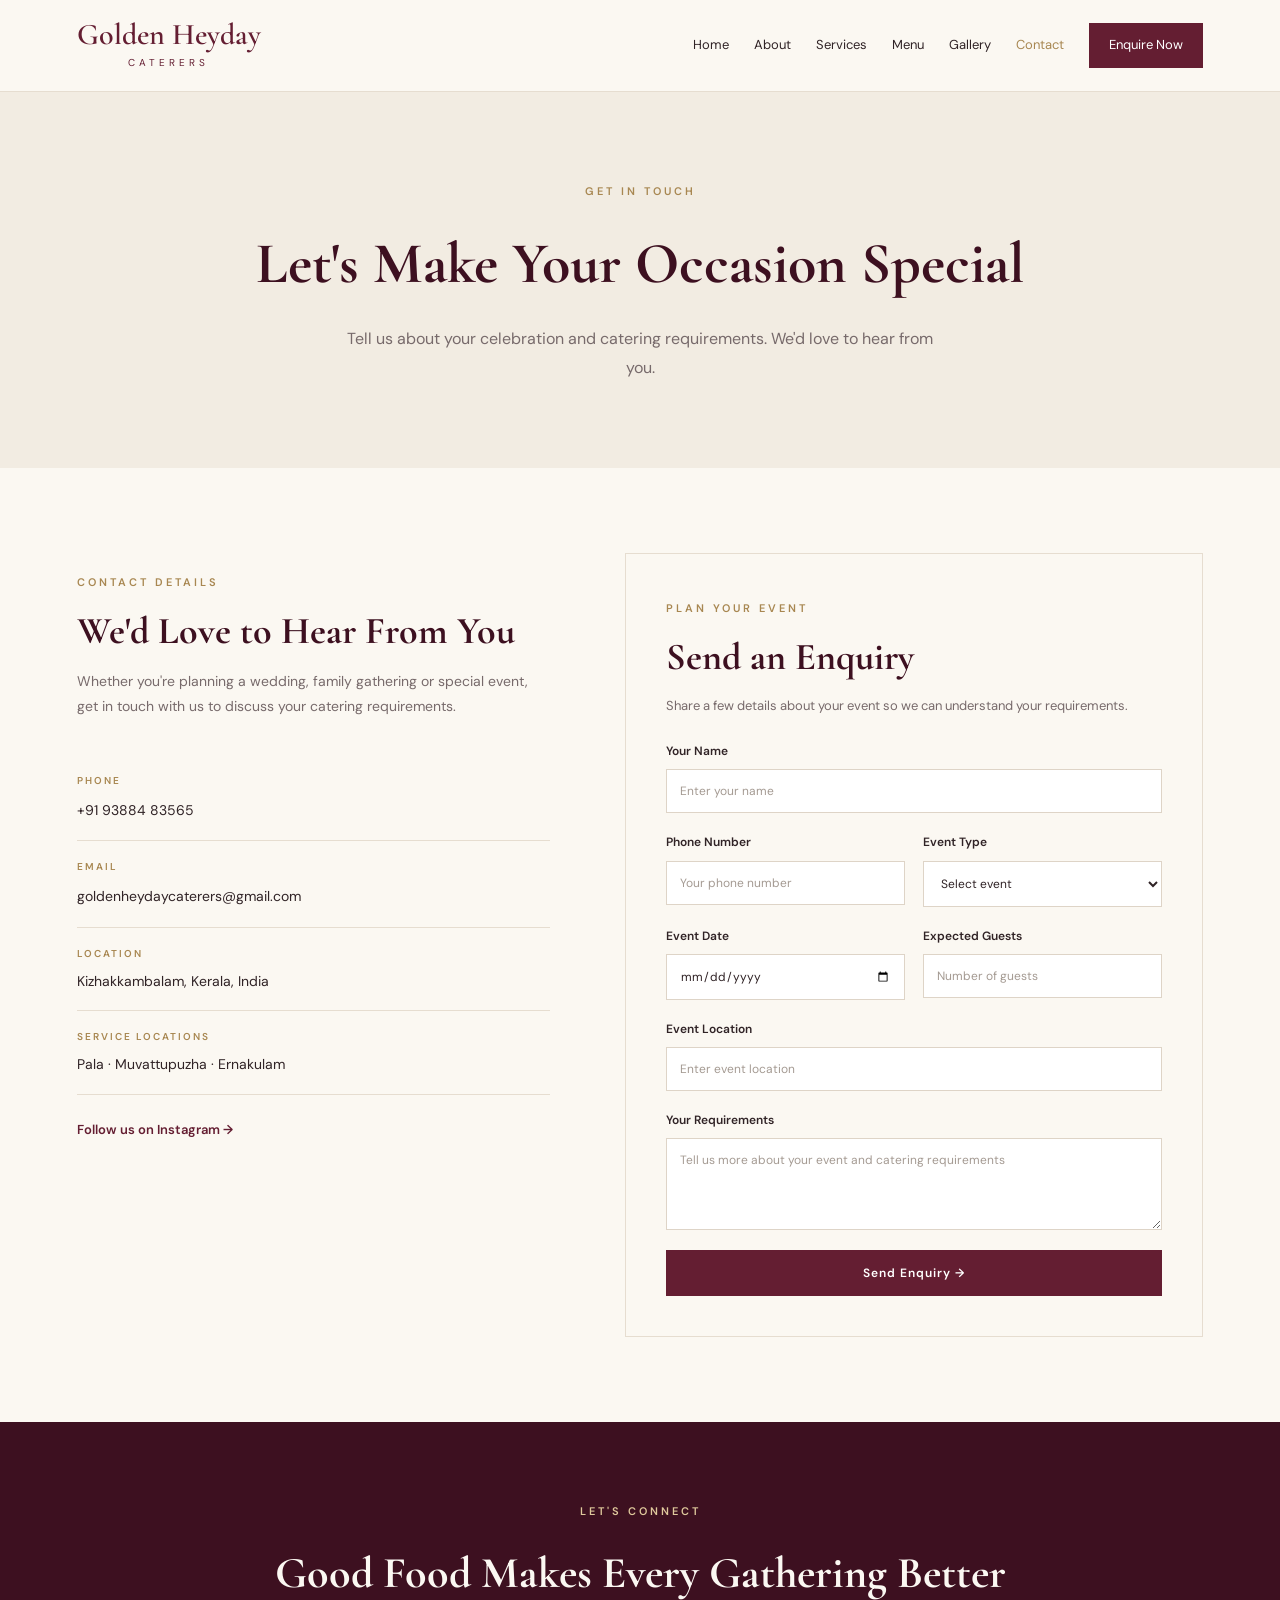
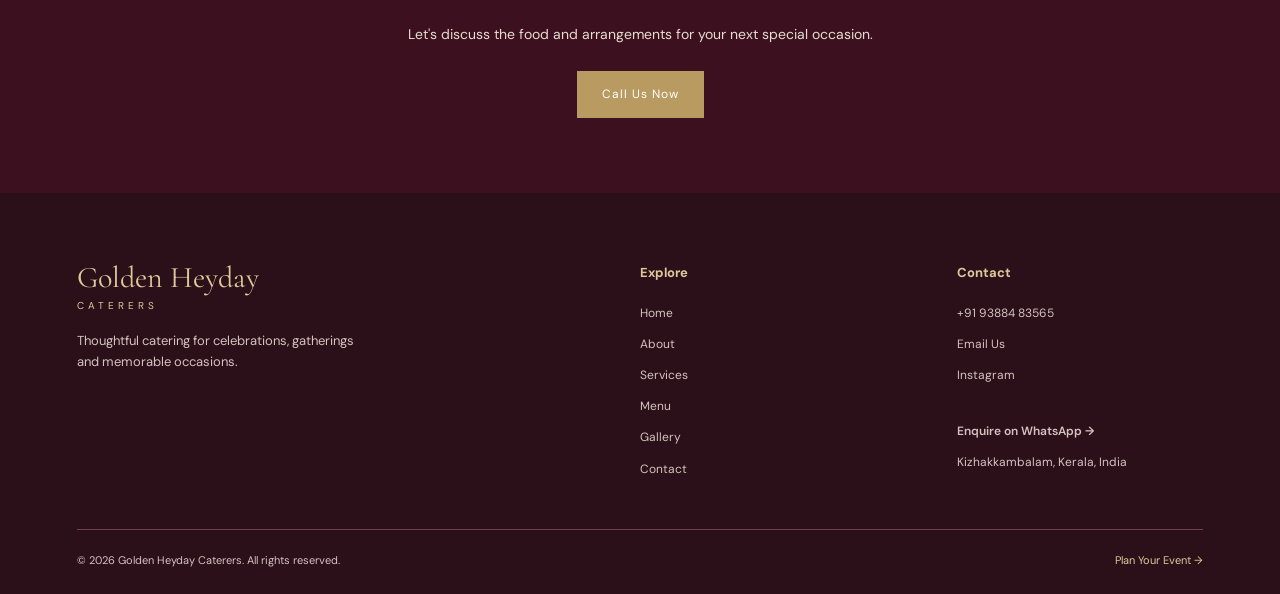
<file: contact.html>
<!DOCTYPE html>
<html lang="en">
<head>
    <meta charset="UTF-8">
    <meta name="viewport" content="width=device-width, initial-scale=1.0">
    <title>Contact | Golden Heyday Caterers</title>
    <meta name="description" content="Contact Golden Heyday Caterers for wedding catering, traditional Kerala meals and special event catering enquiries.">

    <link rel="preconnect" href="https://fonts.googleapis.com">
    <link rel="preconnect" href="https://fonts.gstatic.com" crossorigin>
    <link href="https://fonts.googleapis.com/css2?family=Cormorant+Garamond:wght@400;500;600;700&family=DM+Sans:wght@400;500;600;700&display=swap" rel="stylesheet">

    <link rel="stylesheet" href="css/common.css">
    <link rel="stylesheet" href="css/contact.css">
</head>
<body>

    <header class="site-header">
        <div class="container nav-container">
            <a href="index.html" class="brand">
                <span class="brand-name">Golden Heyday</span>
                <span class="brand-subtitle">CATERERS</span>
            </a>

            <nav class="navigation">
                <a href="index.html">Home</a>
                <a href="about.html">About</a>
                <a href="services.html">Services</a>
                <a href="menu.html">Menu</a>
                <a href="gallery.html">Gallery</a>
                <a href="contact.html" class="active">Contact</a>
                <a href="contact.html" class="nav-button">Enquire Now</a>
            </nav>
        </div>
    </header>

    <main>

        <section class="contact-hero">
            <div class="container">
                <span class="eyebrow">GET IN TOUCH</span>
                <h1>Let's Make Your Occasion Special</h1>
                <p>Tell us about your celebration and catering requirements. We'd love to hear from you.</p>
            </div>
        </section>

        <section class="contact-section">
            <div class="container contact-layout">

                <div class="contact-info">
                    <span class="eyebrow">CONTACT DETAILS</span>
                    <h2>We'd Love to Hear From You</h2>
                    <p class="info-text">Whether you're planning a wedding, family gathering or special event, get in touch with us to discuss your catering requirements.</p>

                    <div class="contact-detail">
                        <span class="detail-label">PHONE</span>
                        <a href="tel:+919388483565">+91 93884 83565</a>
                    </div>

                    <div class="contact-detail">
                        <span class="detail-label">EMAIL</span>
                        <a href="mailto:goldenheydaycaterers@gmail.com">goldenheydaycaterers@gmail.com</a>
                    </div>

                    <div class="contact-detail">
                        <span class="detail-label">LOCATION</span>
                        <p>Kizhakkambalam, Kerala, India</p>
                    </div>

                    <div class="contact-detail">
                        <span class="detail-label">SERVICE LOCATIONS</span>
                        <p>Pala · Muvattupuzha · Ernakulam</p>
                    </div>

                    <a href="https://www.instagram.com/goldenheyday.caterers" target="_blank" rel="noopener" class="instagram-link">Follow us on Instagram →</a>
                </div>

                <div class="contact-form-box">
                    <span class="eyebrow">PLAN YOUR EVENT</span>
                    <h2>Send an Enquiry</h2>
                    <p>Share a few details about your event so we can understand your requirements.</p>

                    <form action="mailto:goldenheydaycaterers@gmail.com" method="post" enctype="text/plain">

                        <div class="form-group">
                            <label for="name">Your Name</label>
                            <input type="text" id="name" name="Name" placeholder="Enter your name" required>
                        </div>

                        <div class="form-row">
                            <div class="form-group">
                                <label for="phone">Phone Number</label>
                                <input type="tel" id="phone" name="Phone" placeholder="Your phone number" required>
                            </div>

                            <div class="form-group">
                                <label for="event">Event Type</label>
                                <select id="event" name="Event Type" required>
                                    <option value="">Select event</option>
                                    <option>Wedding</option>
                                    <option>Engagement</option>
                                    <option>Birthday</option>
                                    <option>Corporate Event</option>
                                    <option>Family Gathering</option>
                                    <option>Other</option>
                                </select>
                            </div>
                        </div>

                        <div class="form-row">
                            <div class="form-group">
                                <label for="date">Event Date</label>
                                <input type="date" id="date" name="Event Date" required>
                            </div>

                            <div class="form-group">
                                <label for="guests">Expected Guests</label>
                                <input type="number" id="guests" name="Expected Guests" placeholder="Number of guests" min="1">
                            </div>
                        </div>

                        <div class="form-group">
                            <label for="location">Event Location</label>
                            <input type="text" id="location" name="Event Location" placeholder="Enter event location">
                        </div>

                        <div class="form-group">
                            <label for="message">Your Requirements</label>
                            <textarea id="message" name="Message" rows="4" placeholder="Tell us more about your event and catering requirements"></textarea>
                        </div>

                        <button type="submit" class="submit-button">Send Enquiry →</button>

                    </form>
                </div>

            </div>
        </section>

        <section class="contact-cta">
            <div class="container">
                <span class="eyebrow">LET'S CONNECT</span>
                <h2>Good Food Makes Every Gathering Better</h2>
                <p>Let's discuss the food and arrangements for your next special occasion.</p>
                <a href="tel:+919388483565" class="button button-gold">Call Us Now</a>
            </div>
        </section>

    </main>

    <footer class="site-footer">
        <div class="container">
            <div class="footer-grid">

                <div class="footer-about">
                    <a href="index.html" class="footer-brand">
                        Golden Heyday
                        <span>CATERERS</span>
                    </a>
                    <p>Thoughtful catering for celebrations, gatherings and memorable occasions.</p>
                </div>

                <div class="footer-column">
                    <h4>Explore</h4>
                    <a href="index.html">Home</a>
                    <a href="about.html">About</a>
                    <a href="services.html">Services</a>
                    <a href="menu.html">Menu</a>
                    <a href="gallery.html">Gallery</a>
                    <a href="contact.html">Contact</a>
                </div>

                <div class="footer-column">
                    <h4>Contact</h4>
                    <a href="tel:+919388483565">+91 93884 83565</a>
                    <a href="mailto:goldenheydaycaterers@gmail.com">Email Us</a>
                    <a href="https://www.instagram.com/goldenheyday.caterers" target="_blank" rel="noopener">Instagram</a>
                    <a href="https://wa.me/919388483565" target="_blank" rel="noopener" class="instagram-link">Enquire on WhatsApp →</a>
                    <p>Kizhakkambalam, Kerala, India</p>
                </div>

            </div>

            <div class="footer-bottom">
                <p>© 2026 Golden Heyday Caterers. All rights reserved.</p>
                <a href="contact.html">Plan Your Event →</a>
            </div>
        </div>
    </footer>

</body>
</html>
</file>
<file: css/common.css>
* {
    margin: 0;
    padding: 0;
    box-sizing: border-box;
}

body {
    font-family: 'DM Sans', Arial, sans-serif;
    background-color: #fbf8f2;
    color: #302326;
    line-height: 1.6;
}

html {
    scroll-behavior: smooth;
}

a {
    text-decoration: none;
    color: inherit;
}

img {
    width: 100%;
    display: block;
    object-fit: cover;
}

.container {
    width: 88%;
    max-width: 1200px;
    margin: auto;
}

.eyebrow {
    font-size: 11px;
    letter-spacing: 3px;
    color: #a88751;
    font-weight: 600;
}

/* Header */

.site-header {
    background-color: #fbf8f2;
    padding: 20px 0;
    border-bottom: 1px solid #e6ddd0;
    position: sticky;
    top: 0;
    z-index: 1000;
}

.nav-container {
    display: flex;
    justify-content: space-between;
    align-items: center;
    gap: 25px;
}

.brand {
    display: flex;
    flex-direction: column;
    color: #641e32;
}

.brand-name {
    font-family: 'Cormorant Garamond', Georgia, serif;
    font-size: 30px;
    font-weight: 600;
    line-height: 1;
}

.brand-subtitle {
    font-size: 10px;
    letter-spacing: 4px;
    text-align: center;
    margin-top: 5px;
}

.navigation {
    display: flex;
    align-items: center;
    gap: 25px;
}

.navigation a {
    font-size: 13px;
    color: #302326;
    transition: 0.3s;
}

.navigation a:hover,
.navigation a.active {
    color: #a88751;
}

.navigation .nav-button {
    background-color: #641e32;
    color: white;
    padding: 12px 20px;
}

.navigation .nav-button:hover {
    background-color: #3d1020;
    color: white;
}



.button {
    display: inline-block;
    padding: 14px 25px;
    font-size: 12px;
    letter-spacing: 1px;
    transition: 0.3s;
}

.button-gold {
    background-color: #b99a60;
    color: white;
}

.button-gold:hover {
    background-color: #967746;
}

.button-outline {
    border: 1px solid #641e32;
    color: #641e32;
}

.button-outline:hover {
    background-color: #641e32;
    color: white;
}

.button-dark {
    background-color: #641e32;
    color: white;
}

.button-dark:hover {
    background-color: #3d1020;
}

/* Footer */

.site-footer {
   background-color: #2b1019;
    color: #fbf8f2;
    padding: 70px 0 25px;
}

.footer-grid {
    display: grid;
    grid-template-columns: 2fr 1fr 1fr;
    gap: 70px;
    padding-bottom: 50px;
}

.footer-brand {
    display: inline-flex;
    flex-direction: column;
    font-family: 'Cormorant Garamond', Georgia, serif;
    font-size: 30px;
    color: #dfc99c;
    line-height: 1;
}

.footer-brand span {
    font-family: 'DM Sans', Arial, sans-serif;
    font-size: 10px;
    letter-spacing: 4px;
    margin-top: 8px;
}

.footer-about p {
    color: #d4c3c0;
    font-size: 13px;
    max-width: 300px;
    margin-top: 20px;
}

.footer-column {
    display: flex;
    flex-direction: column;
    gap: 12px;
}

.footer-column h4 {
    color: #dfc99c;
    font-size: 13px;
    margin-bottom: 8px;
}

.footer-column a,
.footer-column p {
    color: #d4c3c0;
    font-size: 12px;
}

.footer-column a:hover {
    color: white;
}

.footer-bottom {
    border-top: 1px solid #71404e;
    padding-top: 22px;
    display: flex;
    justify-content: space-between;
    gap: 20px;
    color: #d4c3c0;
    font-size: 11px;
}

.footer-bottom a {
    color: #dfc99c;
}



@media (max-width: 900px) {
    .nav-container {
        flex-direction: column;
        gap: 18px;
    }

    .navigation {
        flex-wrap: wrap;
        justify-content: center;
        gap: 15px 20px;
    }

    .footer-grid {
        gap: 35px;
    }
}

@media (max-width: 600px) {
    .container {
        width: 90%;
    }

    .site-header {
        padding: 15px 0;
    }

    .brand-name {
        font-size: 27px;
    }

    .navigation {
        gap: 12px 16px;
    }

    .navigation a {
        font-size: 11px;
    }

    .navigation .nav-button {
        padding: 9px 12px;
    }

    .footer-grid {
        grid-template-columns: 1fr;
        gap: 30px;
    }

    .footer-about {
        grid-column: auto;
    }

    .footer-bottom {
        flex-direction: column;
        gap: 12px;
    }
}
</file>
<file: css/contact.css>
.contact-hero {
    background-color: #f2ece2;
    text-align: center;
    padding: 85px 20px;
}

.contact-hero h1 {
    font-family: 'Cormorant Garamond', Georgia, serif;
    font-size: 58px;
    color: #3d1020;
    margin: 15px 0;
}

.contact-hero p {
    max-width: 600px;
    margin: auto;
    color: #776a6b;
    line-height: 1.8;
}

.contact-section {
    padding: 85px 0;
}

.contact-layout {
    display: grid;
    grid-template-columns: 0.9fr 1.1fr;
    gap: 75px;
    align-items: start;
}

.contact-info {
    padding-top: 15px;
}

.contact-info h2,
.contact-form-box h2 {
    font-family: 'Cormorant Garamond', Georgia, serif;
    font-size: 38px;
    color: #3d1020;
    line-height: 1.2;
    margin: 15px 0;
}

.info-text {
    color: #776a6b;
    font-size: 14px;
    line-height: 1.8;
    margin-bottom: 35px;
}

.contact-detail {
    border-bottom: 1px solid #e6ddd0;
    padding: 18px 0;
}

.detail-label {
    display: block;
    color: #a88751;
    font-size: 10px;
    font-weight: 600;
    letter-spacing: 2px;
    margin-bottom: 8px;
}

.contact-detail a,
.contact-detail p {
    color: #302326;
    font-size: 14px;
}

.contact-detail a:hover {
    color: #a88751;
}

.instagram-link {
    display: inline-block;
    margin-top: 25px;
    color: #641e32;
    font-size: 13px;
    font-weight: 600;
}

.contact-form-box {
    background-color: #fbf8f2;
    border: 1px solid #e6ddd0;
    padding: 40px;
}

.contact-form-box > p {
    color: #776a6b;
    font-size: 13px;
    line-height: 1.7;
    margin-bottom: 25px;
}

.form-group {
    display: flex;
    flex-direction: column;
    margin-bottom: 20px;
}

.form-row {
    display: grid;
    grid-template-columns: 1fr 1fr;
    gap: 18px;
}

.form-group label {
    color: #302326;
    font-size: 12px;
    font-weight: 600;
    margin-bottom: 8px;
}

.form-group input,
.form-group select,
.form-group textarea {
    width: 100%;
    padding: 13px;
    border: 1px solid #ded4c7;
    background-color: white;
    color: #302326;
    font-family: 'DM Sans', Arial, sans-serif;
    font-size: 12px;
    outline: none;
}

.form-group input:focus,
.form-group select:focus,
.form-group textarea:focus {
    border-color: #a88751;
}

.form-group textarea {
    resize: vertical;
}

.form-group input::placeholder,
.form-group textarea::placeholder {
    color: #a49a92;
}

.submit-button {
    width: 100%;
    padding: 15px;
    border: none;
    background-color: #641e32;
    color: white;
    font-family: 'DM Sans', Arial, sans-serif;
    font-size: 12px;
    font-weight: 600;
    letter-spacing: 1px;
    cursor: pointer;
    transition: 0.3s;
}

.submit-button:hover {
    background-color: #3d1020;
}

.contact-cta {
    background-color: #3d1020;
    text-align: center;
    padding: 75px 20px;
}

.contact-cta .eyebrow {
    color: #dfc99c;
}

.contact-cta h2 {
    font-family: 'Cormorant Garamond', Georgia, serif;
    font-size: 44px;
    color: #fbf8f2;
    margin: 15px 0;
}

.contact-cta p {
    color: #e6ddd0;
    font-size: 14px;
    margin-bottom: 25px;
}

@media (max-width: 900px) {
    .contact-layout {
        grid-template-columns: 1fr;
        gap: 45px;
    }

    .contact-info {
        max-width: 650px;
    }

    .contact-form-box {
        width: 100%;
    }

    .contact-hero h1 {
        font-size: 48px;
    }
}

@media (max-width: 600px) {
    .contact-hero {
        padding: 65px 20px;
    }

    .contact-hero h1 {
        font-size: 40px;
    }

    .contact-section {
        padding: 55px 0;
    }

    .contact-info h2,
    .contact-form-box h2 {
        font-size: 32px;
    }

    .contact-form-box {
        padding: 25px 16px;
    }

    .form-row {
        grid-template-columns: 1fr;
        gap: 0;
    }

    .form-group input,
    .form-group select,
    .form-group textarea {
        font-size: 16px;
    }

    .contact-cta h2 {
        font-size: 35px;
    }
}
</file>
